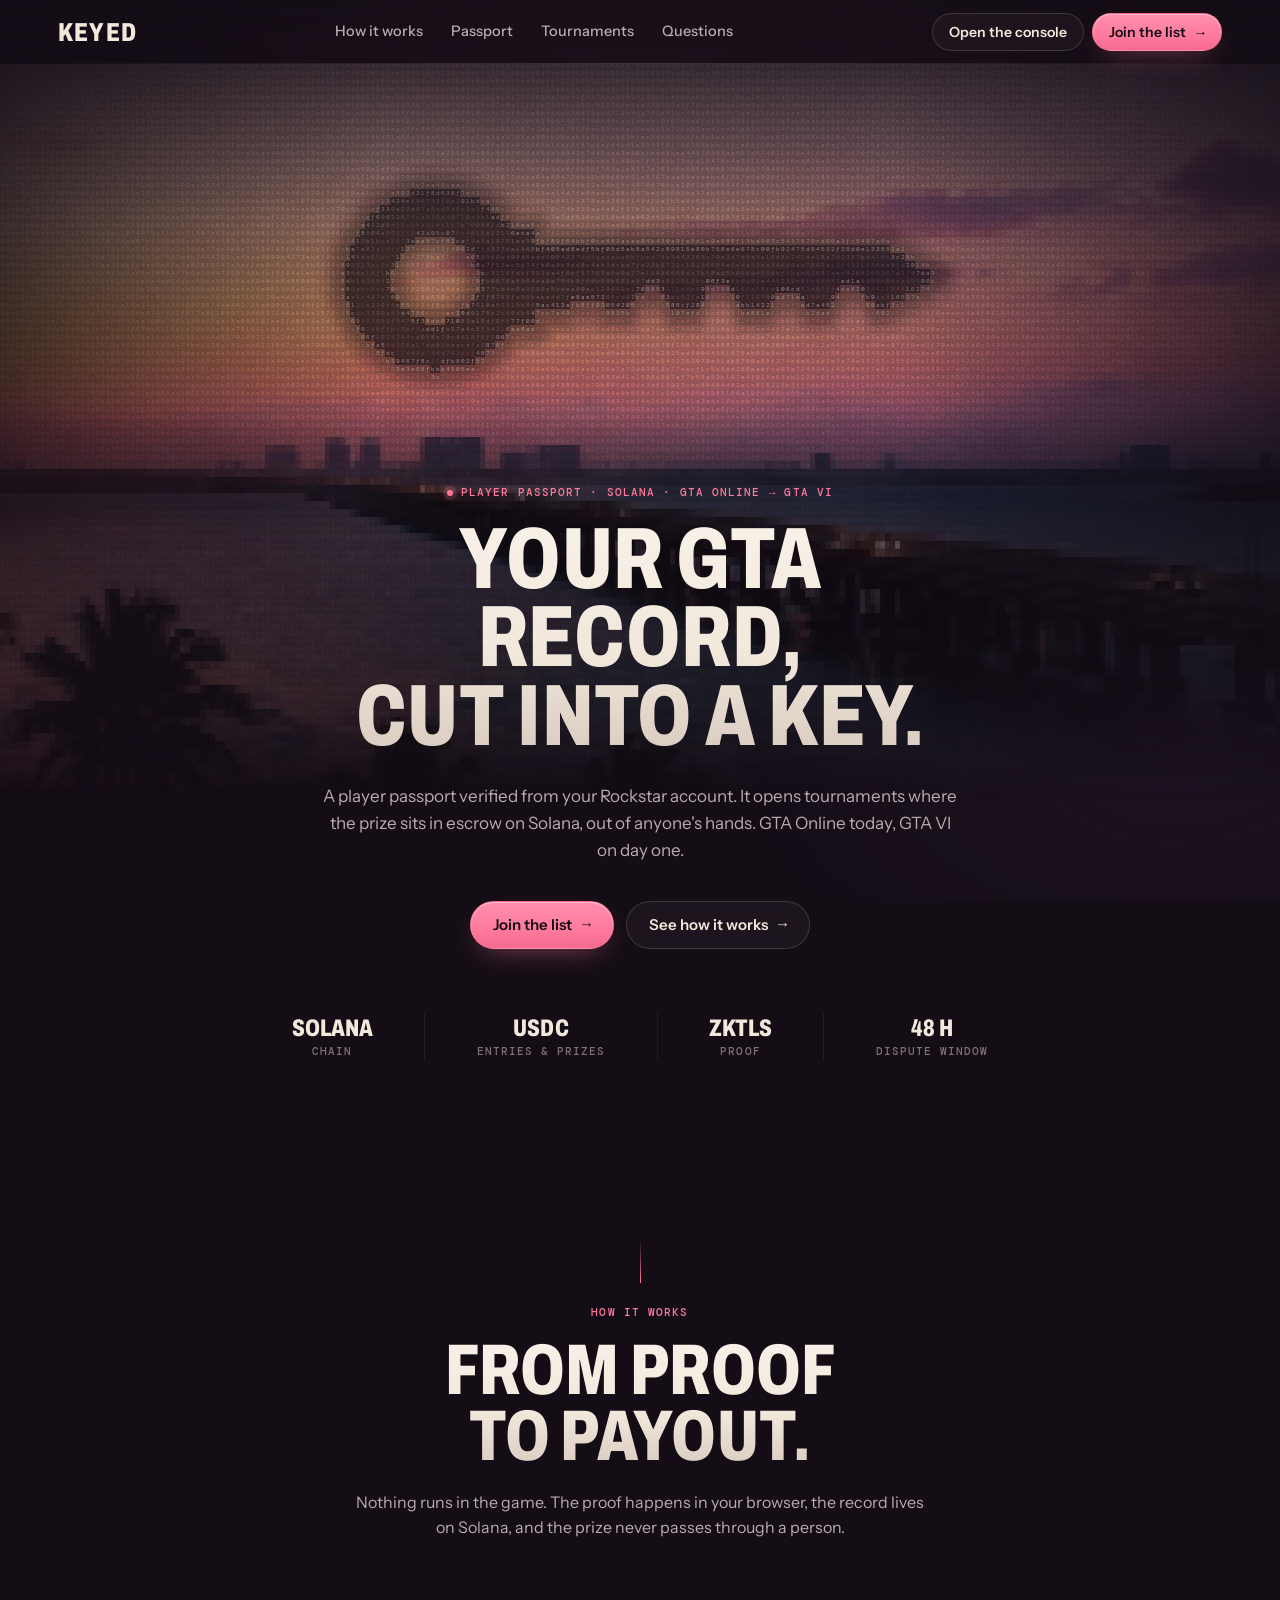
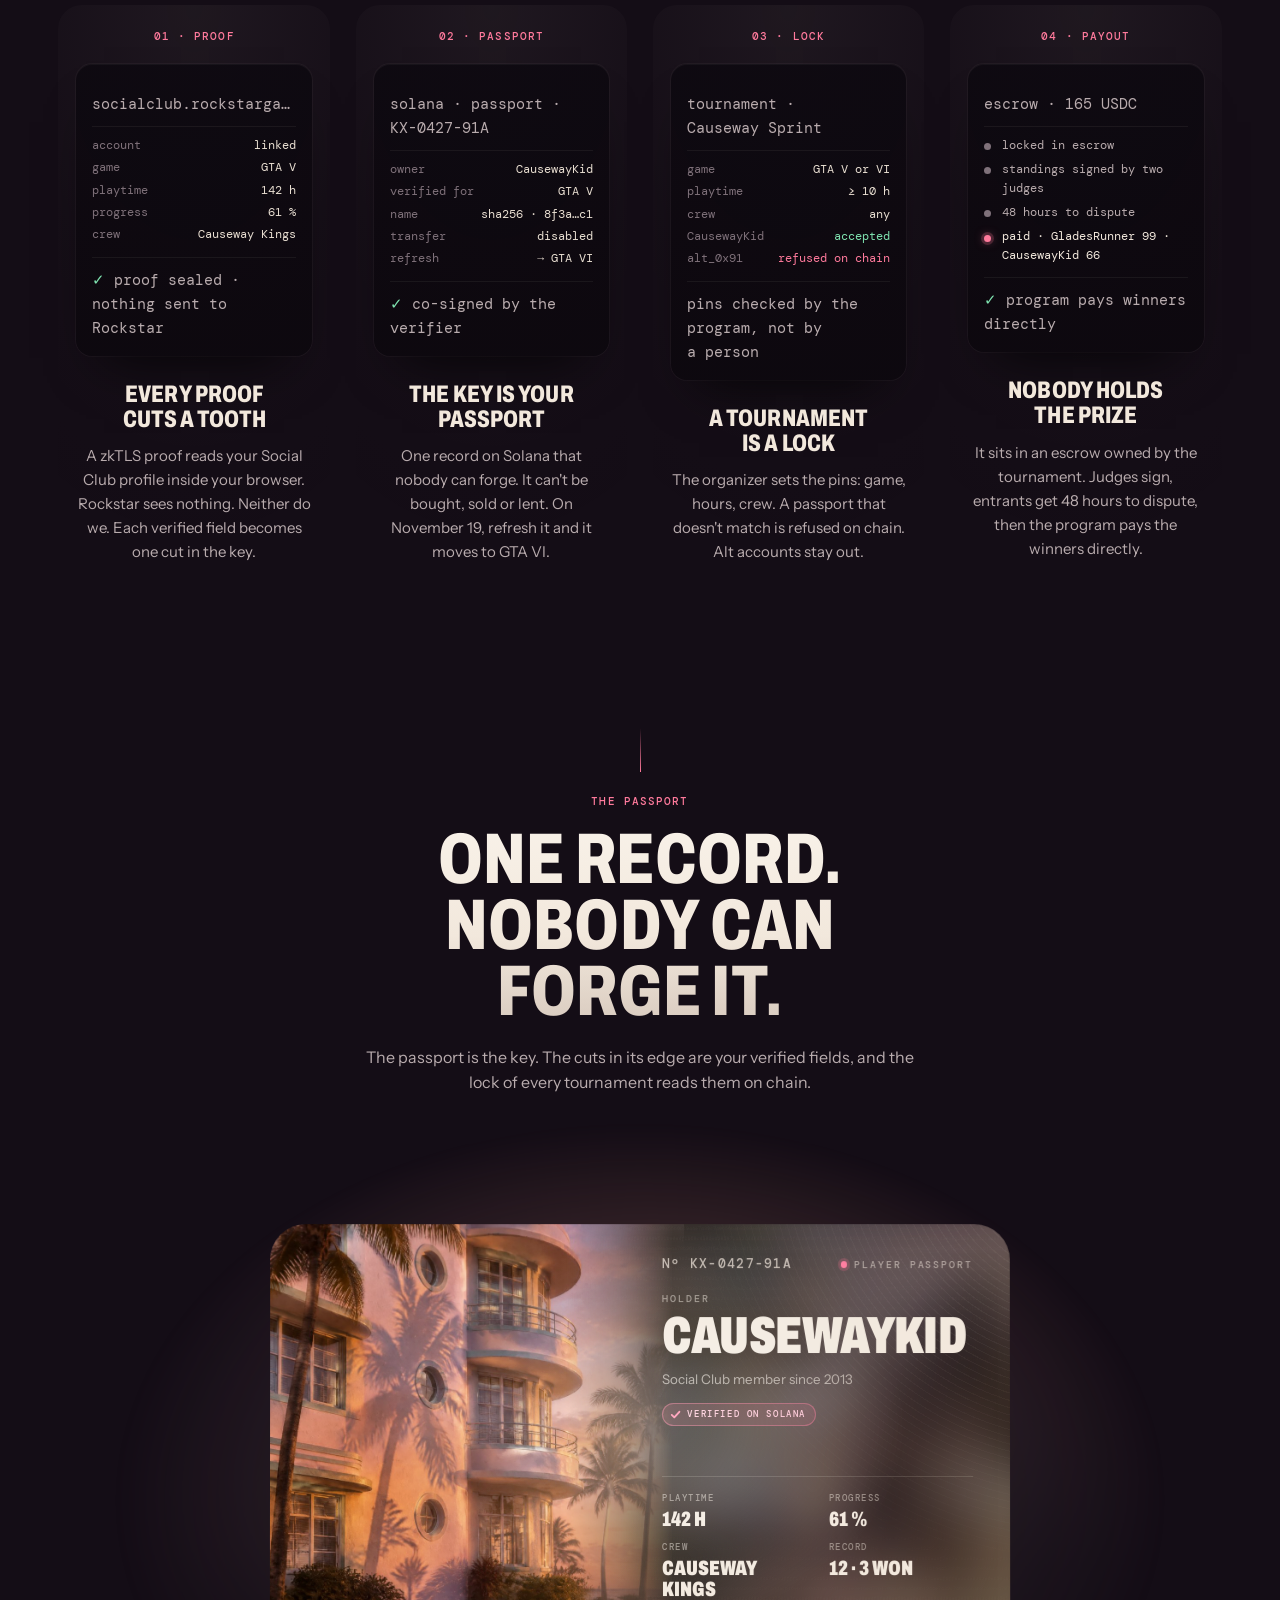
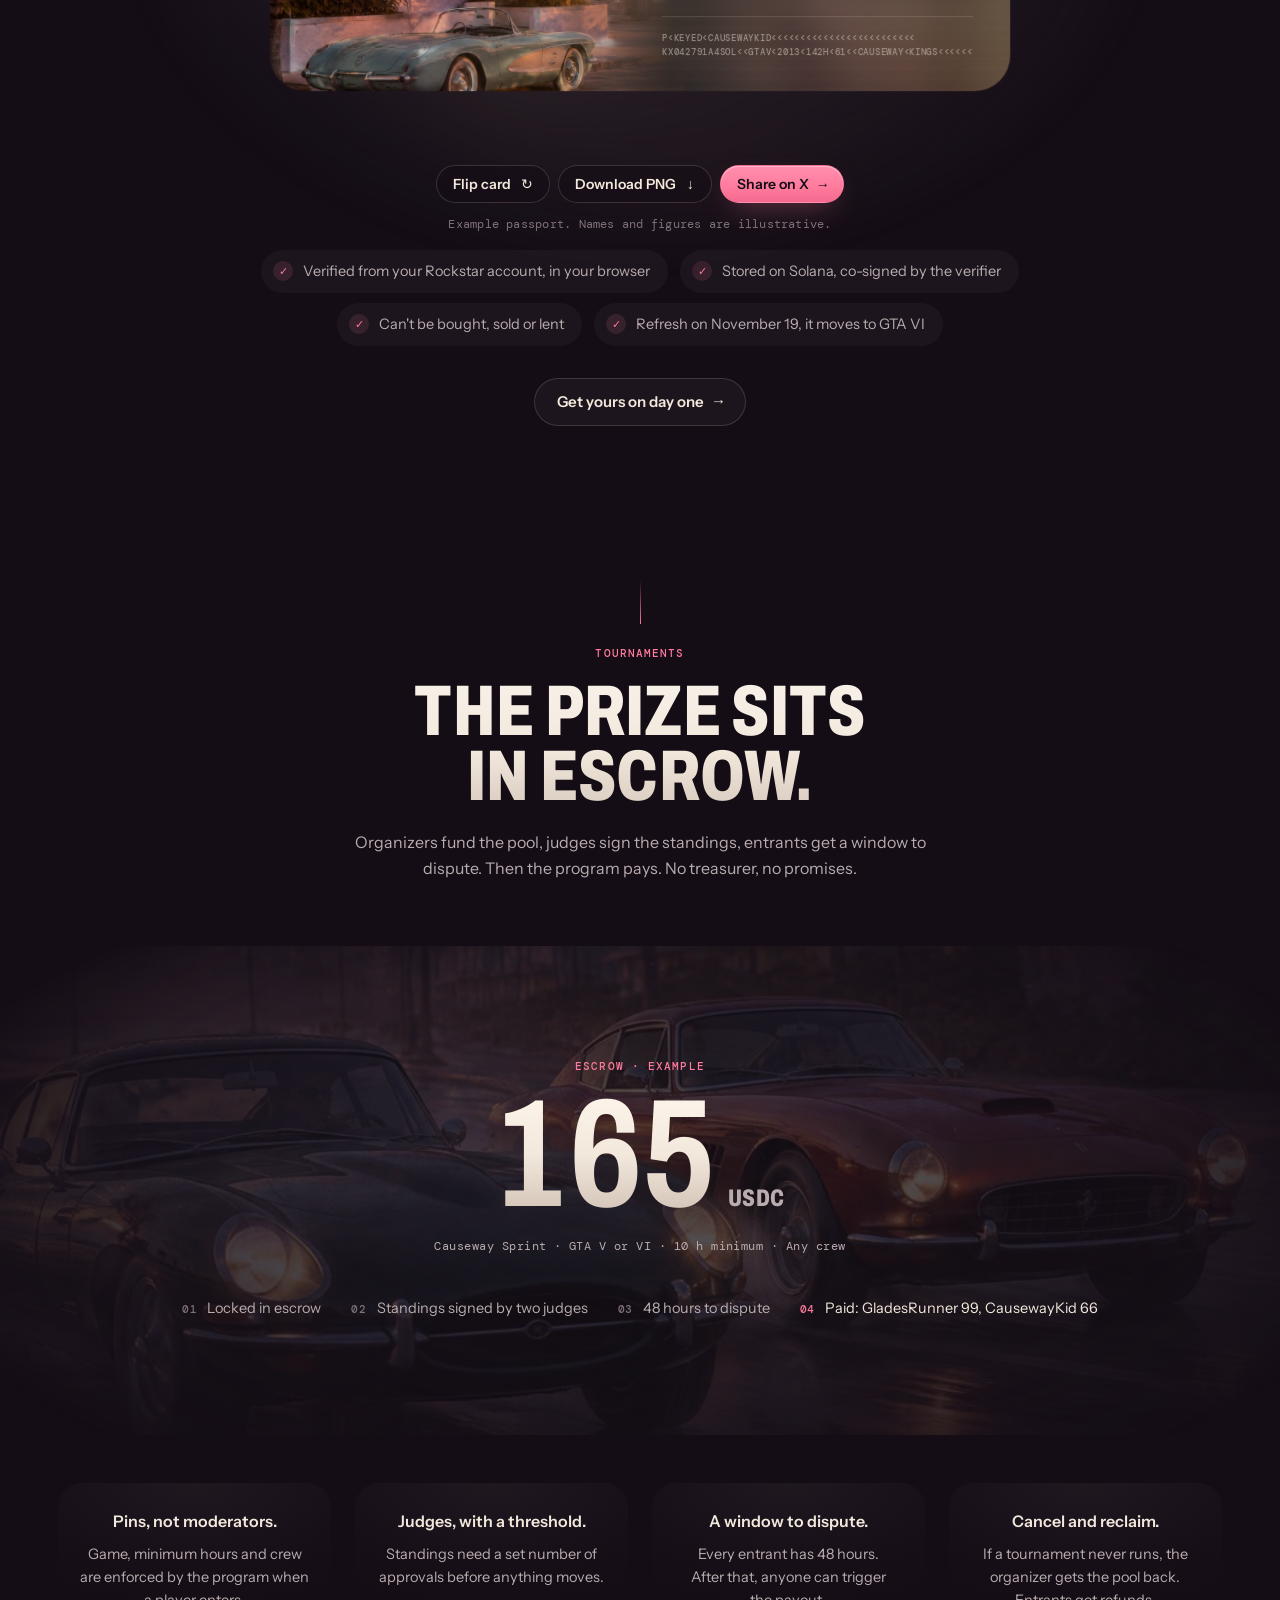
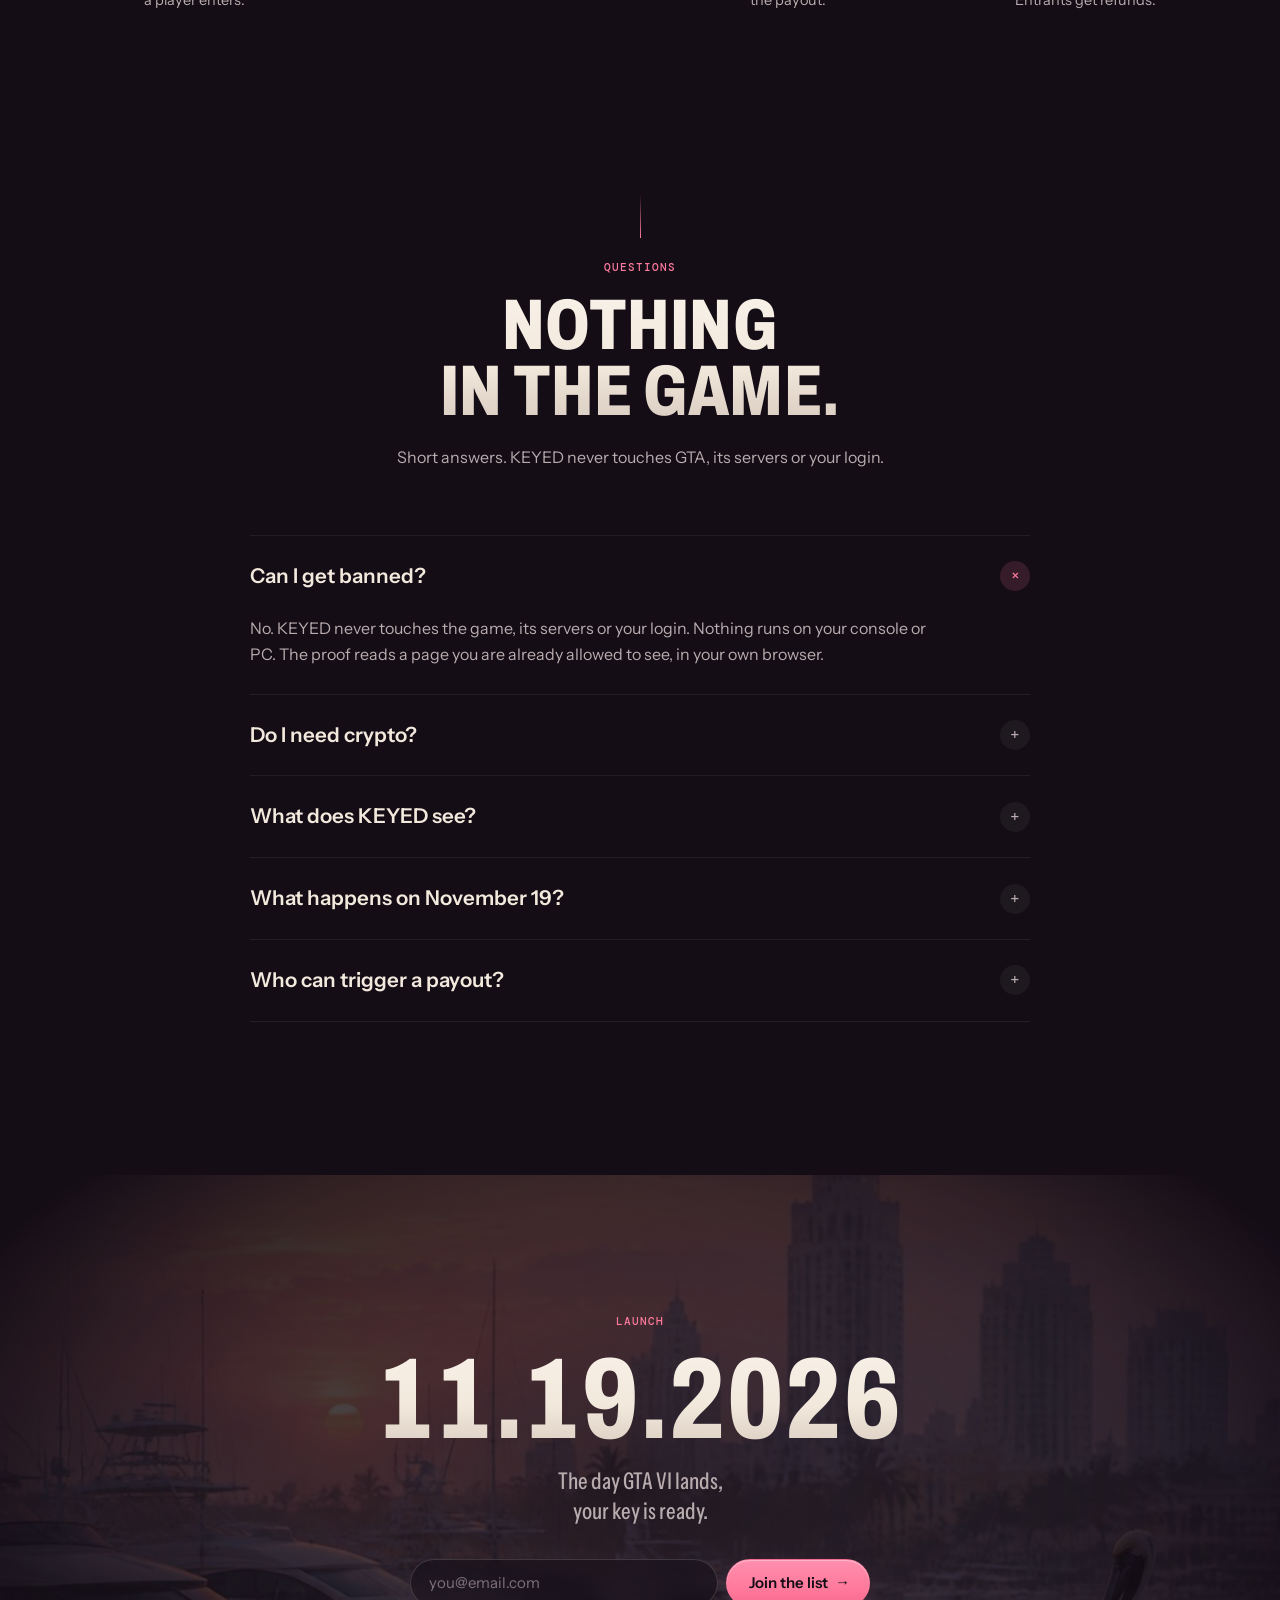
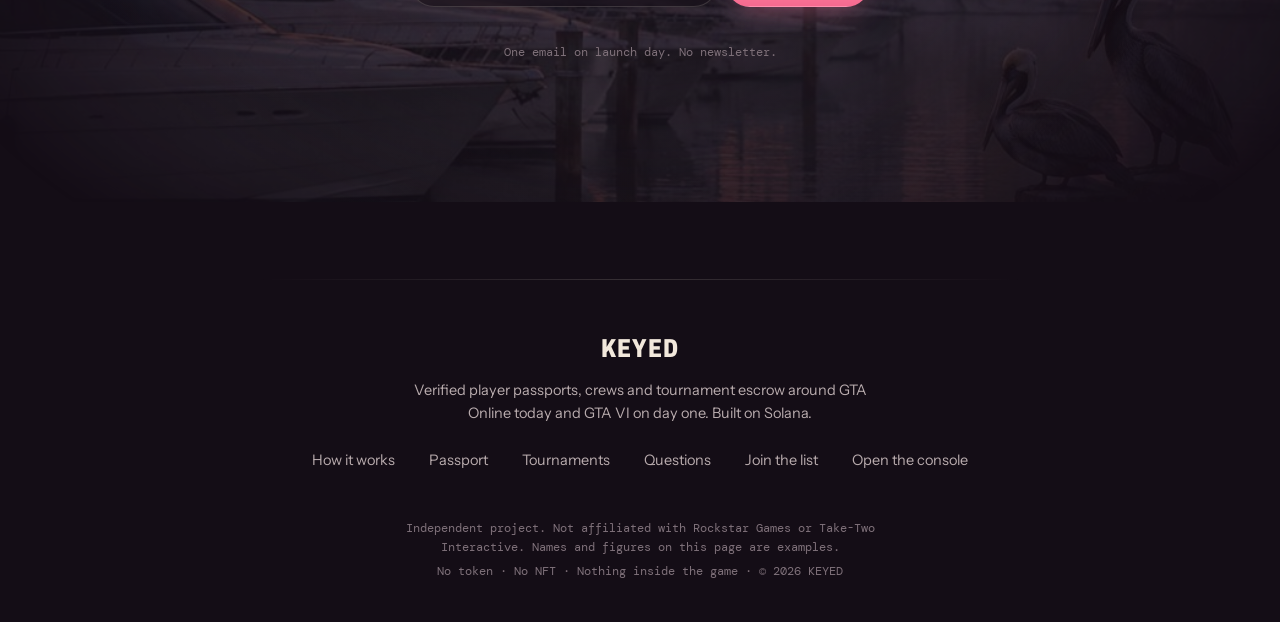
<file: index.html>
<!doctype html>
<html lang="en">
<head>
<meta charset="utf-8">
<meta name="viewport" content="width=device-width, initial-scale=1">
<title>KEYED — Verified player passports and escrowed tournaments for GTA</title>
<meta name="description" content="A player passport verified from your Rockstar account, and tournaments where the prize sits in escrow on Solana. GTA Online today, GTA VI on day one. No token, no NFT.">
<meta name="theme-color" content="#140d16">
<meta property="og:type" content="website">
<meta property="og:url" content="https://dwisok.github.io/keyed-web/">
<meta property="og:title" content="KEYED — Your GTA record, cut into a key">
<meta property="og:description" content="A player passport verified from your Rockstar account. Tournaments with the prize in escrow on Solana. GTA VI, day one. No token, no NFT.">
<meta property="og:image" content="https://dwisok.github.io/keyed-web/assets/passport-share.png">
<meta name="twitter:card" content="summary_large_image">
<meta name="twitter:image" content="https://dwisok.github.io/keyed-web/assets/passport-share.png">
<link rel="preconnect" href="https://fonts.googleapis.com">
<link rel="preconnect" href="https://fonts.gstatic.com" crossorigin>
<link href="https://fonts.googleapis.com/css2?family=Archivo:wdth,wght@62..100,400..900&family=Instrument+Sans:wght@400;500;600&family=DM+Mono:wght@400;500&display=swap" rel="stylesheet">
<link rel="stylesheet" href="styles.css">
</head>
<body>

<header class="top" id="top">
  <div class="wrap top__in">
    <a class="top__mark" href="#hero">KEYED</a>
    <nav class="top__nav" aria-label="Sections">
      <a href="#how">How it works</a>
      <a href="#passport">Passport</a>
      <a href="#tournaments">Tournaments</a>
      <a href="#questions">Questions</a>
    </nav>
    <div class="top__cta">
      <a class="btn btn--ghost btn--sm" id="appLink" href="http://localhost:5173/" rel="noopener">Open the console</a>
      <a class="btn btn--primary btn--sm top__join" href="#join">Join the list <span class="btn__arrow" aria-hidden="true">→</span></a>
    </div>
  </div>
</header>

<main>

  <!-- ====================== HERO: the key hangs above, the words sit below ====================== -->
  <section class="hero" id="hero">
    <canvas id="key" class="hero__key" aria-hidden="true"></canvas>
    <div class="hero__veil" aria-hidden="true"></div>

    <div class="wrap hero__in">
      <p class="eyebrow"><span class="dot" aria-hidden="true"></span>Player passport · Solana · GTA Online → GTA VI</p>
      <h1>Your GTA record,<br>cut into a key.</h1>
      <p class="lead">A player passport verified from your Rockstar account. It opens tournaments where the prize sits in escrow on Solana, out of anyone's hands. GTA Online today, GTA VI on day one.</p>
      <div class="hero__cta">
        <a class="btn btn--primary" href="#join">Join the list <span class="btn__arrow" aria-hidden="true">→</span></a>
        <a class="btn btn--ghost" href="#how">See how it works <span class="btn__arrow" aria-hidden="true">→</span></a>
      </div>
    </div>

    <ul class="wrap ticks" aria-label="Key facts">
      <li><b>Solana</b><span>chain</span></li>
      <li><b>USDC</b><span>entries &amp; prizes</span></li>
      <li><b>zkTLS</b><span>proof</span></li>
      <li><b>48 h</b><span>dispute window</span></li>
    </ul>
  </section>

  <!-- ====================== HOW IT WORKS ====================== -->
  <section class="wrap section" id="how">
    <header class="section__head">
      <p class="eyebrow">How it works</p>
      <h2>From proof<br>to payout.</h2>
      <p class="section__sub">Nothing runs in the game. The proof happens in your browser, the record lives on Solana, and the prize never passes through a person.</p>
    </header>

    <ol class="steps">
      <li class="step reveal">
        <span class="step__n">01 · Proof</span>
        <div class="screen">
          <p class="screen__path">socialclub.rockstargames.com</p>
          <dl class="screen__rows">
            <div><dt>account</dt><dd>linked</dd></div>
            <div><dt>game</dt><dd>GTA V</dd></div>
            <div><dt>playtime</dt><dd>142 h</dd></div>
            <div><dt>progress</dt><dd>61 %</dd></div>
            <div><dt>crew</dt><dd>Causeway Kings</dd></div>
          </dl>
          <p class="screen__foot"><span class="ok">✓</span> proof sealed · nothing sent to Rockstar</p>
        </div>
        <h3>Every proof cuts a tooth</h3>
        <p>A zkTLS proof reads your Social Club profile inside your browser. Rockstar sees nothing. Neither do we. Each verified field becomes one cut in the key.</p>
      </li>

      <li class="step reveal">
        <span class="step__n">02 · Passport</span>
        <div class="screen">
          <p class="screen__path">solana · passport · KX-0427-91A</p>
          <dl class="screen__rows">
            <div><dt>owner</dt><dd>CausewayKid</dd></div>
            <div><dt>verified for</dt><dd>GTA V</dd></div>
            <div><dt>name</dt><dd>sha256 · 8f3a…c1</dd></div>
            <div><dt>transfer</dt><dd>disabled</dd></div>
            <div><dt>refresh</dt><dd>→ GTA VI</dd></div>
          </dl>
          <p class="screen__foot"><span class="ok">✓</span> co-signed by the verifier</p>
        </div>
        <h3>The key is your passport</h3>
        <p>One record on Solana that nobody can forge. It can't be bought, sold or lent. On November 19, refresh it and it moves to GTA VI.</p>
      </li>

      <li class="step reveal">
        <span class="step__n">03 · Lock</span>
        <div class="screen">
          <p class="screen__path">tournament · Causeway Sprint</p>
          <dl class="screen__rows">
            <div><dt>game</dt><dd>GTA V or VI</dd></div>
            <div><dt>playtime</dt><dd>≥ 10 h</dd></div>
            <div><dt>crew</dt><dd>any</dd></div>
            <div><dt>CausewayKid</dt><dd class="ok">accepted</dd></div>
            <div><dt>alt_0x91</dt><dd class="no">refused on chain</dd></div>
          </dl>
          <p class="screen__foot">pins checked by the program, not by a person</p>
        </div>
        <h3>A tournament is a lock</h3>
        <p>The organizer sets the pins: game, hours, crew. A passport that doesn't match is refused on chain. Alt accounts stay out.</p>
      </li>

      <li class="step reveal">
        <span class="step__n">04 · Payout</span>
        <div class="screen">
          <p class="screen__path">escrow · 165 USDC</p>
          <ol class="screen__steps">
            <li class="is-done">locked in escrow</li>
            <li class="is-done">standings signed by two judges</li>
            <li class="is-done">48 hours to dispute</li>
            <li class="is-on">paid · GladesRunner 99 · CausewayKid 66</li>
          </ol>
          <p class="screen__foot"><span class="ok">✓</span> program pays winners directly</p>
        </div>
        <h3>Nobody holds the prize</h3>
        <p>It sits in an escrow owned by the tournament. Judges sign, entrants get 48 hours to dispute, then the program pays the winners directly.</p>
      </li>
    </ol>
  </section>

  <!-- ====================== PASSPORT ====================== -->
  <section class="section" id="passport">
    <header class="wrap section__head">
      <p class="eyebrow">The passport</p>
      <h2>One record.<br>Nobody can forge it.</h2>
      <p class="section__sub">The passport is the key. The cuts in its edge are your verified fields, and the lock of every tournament reads them on chain.</p>
    </header>

    <div class="plate reveal" id="plate">
      <div class="plate__glow" aria-hidden="true"></div>
      <div class="stage3d" id="stage3d">
          <div class="cardwrap" id="cardwrap">
            <span class="card__shadow" id="shadow" aria-hidden="true"></span>
            <article class="card" id="card" aria-label="Example player passport. Click to flip." tabindex="0">

              <!-- ============ FRONT ============ -->
              <div class="face face--front" id="front">
                <!-- the photograph: a Vice City print, with the key cut through it -->
                <div class="photo" aria-hidden="true">
                  <img src="assets/print/hotel.jpg" alt="" width="1045" height="1400">
                  <span class="photo__grain"></span>
                  <span class="photo__shade"></span>
                  <span class="photo__brand" data-text="KEYED">KEYED</span>
                  <span class="photo__foot"><b>GTA V</b><i>Issued 03.11.2026</i></span>
                </div>

                <!-- the paper: cut along the key's record -->
                <div class="paperwrap" aria-hidden="true"><div class="paper" id="paperFront">
                  <span class="paper__glass"><img src="assets/print/hotel.jpg" alt="" width="1045" height="1400"></span>
                  <span class="layer layer--paper"></span>
                  <span class="layer layer--micro"></span>
                  <span class="layer layer--guilloche"></span>
                </div></div>

                <div class="print">
                  <header class="print__head">
                    <span class="print__no">Nº KX-0427-91A</span>
                    <span class="print__doc"><i></i>Player passport</span>
                  </header>
                  <div class="print__who">
                    <p class="print__label">Holder</p>
                    <p class="print__name">CausewayKid</p>
                    <p class="print__meta">Social Club member since 2013</p>
                    <p class="print__ok"><svg viewBox="0 0 16 16" aria-hidden="true"><path d="M2.5 8.5 6.2 12 13.5 4"/></svg>Verified on Solana</p>
                  </div>
                  <dl class="print__fields">
                    <div><dt>Playtime</dt><dd>142 h</dd></div>
                    <div><dt>Progress</dt><dd>61 %</dd></div>
                    <div><dt>Crew</dt><dd>Causeway Kings</dd></div>
                    <div><dt>Record</dt><dd>12 · 3 won</dd></div>
                  </dl>
                  <p class="print__mrz" aria-hidden="true"><span>P&lt;KEYED&lt;CAUSEWAYKID&lt;&lt;&lt;&lt;&lt;&lt;&lt;&lt;&lt;&lt;&lt;&lt;&lt;&lt;&lt;&lt;&lt;&lt;&lt;&lt;&lt;&lt;&lt;&lt;&lt;</span><span>KX042791A4SOL&lt;&lt;GTAV&lt;2013&lt;142H&lt;61&lt;&lt;CAUSEWAY&lt;KINGS&lt;&lt;&lt;&lt;&lt;&lt;&lt;8</span></p>
                </div>


                <span class="layer layer--vignette" aria-hidden="true"></span>
                <span class="layer layer--holo" aria-hidden="true"></span>
                <span class="layer layer--gloss" aria-hidden="true"></span>
                <span class="layer layer--sweep" aria-hidden="true"></span>
              </div>

              <!-- ============ BACK ============ -->
              <div class="face face--back" id="back">
                <div class="photo photo--back" aria-hidden="true">
                  <img src="assets/print/hotel.jpg" alt="" width="1045" height="1400">
                  <span class="photo__grain"></span>
                  <span class="photo__shade"></span>
                </div>
                <div class="paperwrap paperwrap--back" aria-hidden="true"><div class="paper paper--back" id="paperBack">
                  <span class="layer layer--microback"></span>
                </div></div>

                <div class="print print--back">
                  <header class="print__head">
                    <span class="back__brand">KEYED</span>
                    <span class="print__no">Nº KX-0427-91A</span>
                  </header>
                  <div class="back__record" aria-label="Record hash">
                    <p class="print__label">Record · sha256</p>
                    <pre class="back__hex" id="backHex"></pre>
                  </div>
                  <dl class="back__meta">
                    <div><dt>Network</dt><dd>Solana</dd></div>
                    <div><dt>Program</dt><dd>9rnK…zwTX</dd></div>
                    <div><dt>Proof</dt><dd>zkTLS · Social Club</dd></div>
                    <div><dt>Transfer</dt><dd>Disabled</dd></div>
                  </dl>
                  <p class="back__line">No token · No NFT · Nothing in the game</p>
                </div>
                <span class="layer layer--vignette" aria-hidden="true"></span>
                <span class="layer layer--holo layer--holo-back" aria-hidden="true"></span>
                <span class="layer layer--gloss" aria-hidden="true"></span>
              </div>

            </article>
          </div>
      </div>

      <div class="plate__bar">
        <div class="plate__actions">
          <button class="btn btn--ghost btn--sm" type="button" id="flipBtn">Flip card <span class="btn__arrow" aria-hidden="true">↻</span></button>
          <button class="btn btn--ghost btn--sm" type="button" id="dlBtn">Download PNG <span class="btn__arrow" aria-hidden="true">↓</span></button>
          <a class="btn btn--primary btn--sm" id="shareBtn" href="https://twitter.com/intent/tweet?text=My%20GTA%20record%2C%20cut%20into%20a%20key.%20KEYED%20player%20passport%2C%20verified%20on%20Solana.%20GTA%20VI%20day%20one.&amp;url=https%3A%2F%2Fdwisok.github.io%2Fkeyed-web%2F" target="_blank" rel="noopener">Share on X <span class="btn__arrow" aria-hidden="true">→</span></a>
        </div>
        <p class="plate__note">Example passport. Names and figures are illustrative.</p>
      </div>
    </div>

    <ul class="wrap checks reveal">
      <li>Verified from your Rockstar account, in your browser</li>
      <li>Stored on Solana, co-signed by the verifier</li>
      <li>Can't be bought, sold or lent</li>
      <li>Refresh on November 19, it moves to GTA VI</li>
    </ul>
    <p class="center reveal"><a class="btn btn--ghost" href="#join">Get yours on day one <span class="btn__arrow" aria-hidden="true">→</span></a></p>
  </section>

  <!-- ====================== TOURNAMENTS ====================== -->
  <section class="section" id="tournaments">
    <header class="wrap section__head">
      <p class="eyebrow">Tournaments</p>
      <h2>The prize sits<br>in escrow.</h2>
      <p class="section__sub">Organizers fund the pool, judges sign the standings, entrants get a window to dispute. Then the program pays. No treasurer, no promises.</p>
    </header>

    <div class="band reveal" id="vault" aria-label="Example tournament">
      <div class="band__photo" aria-hidden="true"><img src="assets/print/race.jpg" alt="" width="1045" height="1400" loading="lazy"></div>
      <div class="band__in">
        <p class="eyebrow">Escrow · example</p>
        <p class="vault__sum"><b id="sum">165</b> USDC</p>
        <p class="vault__name">Causeway Sprint · GTA V or VI · 10 h minimum · Any crew</p>
        <ol class="vault__steps">
          <li class="is-done"><span>01</span>Locked in escrow</li>
          <li class="is-done"><span>02</span>Standings signed by two judges</li>
          <li class="is-done"><span>03</span>48 hours to dispute</li>
          <li class="is-on"><span>04</span>Paid: GladesRunner 99, CausewayKid 66</li>
        </ol>
      </div>
    </div>

    <ul class="wrap points">
      <li class="reveal"><b>Pins, not moderators.</b>Game, minimum hours and crew are enforced by the program when a player enters.</li>
      <li class="reveal"><b>Judges, with a threshold.</b>Standings need a set number of approvals before anything moves.</li>
      <li class="reveal"><b>A window to dispute.</b>Every entrant has 48 hours. After that, anyone can trigger the payout.</li>
      <li class="reveal"><b>Cancel and reclaim.</b>If a tournament never runs, the organizer gets the pool back. Entrants get refunds.</li>
    </ul>
  </section>

  <!-- ====================== QUESTIONS ====================== -->
  <section class="wrap section" id="questions">
    <header class="section__head">
      <p class="eyebrow">Questions</p>
      <h2>Nothing<br>in the game.</h2>
      <p class="section__sub">Short answers. KEYED never touches GTA, its servers or your login.</p>
    </header>

    <div class="faq reveal">
      <details class="faq__item" open>
        <summary>Can I get banned?<span class="faq__plus" aria-hidden="true">+</span></summary>
        <p>No. KEYED never touches the game, its servers or your login. Nothing runs on your console or PC. The proof reads a page you are already allowed to see, in your own browser.</p>
      </details>
      <details class="faq__item">
        <summary>Do I need crypto?<span class="faq__plus" aria-hidden="true">+</span></summary>
        <p>No token, no NFT. You need a Solana wallet to sign, and USDC for entries and prizes. Phantom and Solflare both work.</p>
      </details>
      <details class="faq__item">
        <summary>What does KEYED see?<span class="faq__plus" aria-hidden="true">+</span></summary>
        <p>Only what a tournament needs: the game, your playtime, your progress and your crew. Your Social Club name is stored as a hash, never in clear.</p>
      </details>
      <details class="faq__item">
        <summary>What happens on November 19?<span class="faq__plus" aria-hidden="true">+</span></summary>
        <p>GTA VI launches. Refresh your passport and it records that its stats were verified against GTA VI. Tournaments can require either game, or both.</p>
      </details>
      <details class="faq__item">
        <summary>Who can trigger a payout?<span class="faq__plus" aria-hidden="true">+</span></summary>
        <p>Anyone, once the judges' approvals are in and the dispute window has closed. The program checks both and pays the winners directly from escrow.</p>
      </details>
    </div>
  </section>

  <!-- ====================== JOIN ====================== -->
  <section class="section join-section" id="join">
    <div class="join-box reveal">
      <div class="wrap join-box__in">
        <p class="eyebrow">Launch</p>
        <p class="date" aria-label="November 19, 2026">11.19.2026</p>
        <h2 class="join-box__title">The day GTA VI lands, <span id="days">your key</span> is ready.</h2>
        <form class="join" id="form" novalidate>
          <label for="email">Email address</label>
          <input id="email" name="email" type="email" autocomplete="email" placeholder="you@email.com" required>
          <button class="btn btn--primary" type="submit">Join the list <span class="btn__arrow" aria-hidden="true">→</span></button>
        </form>
        <p class="join__msg" id="msg" role="status"></p>
        <p class="join__hint">One email on launch day. No newsletter.</p>
      </div>
    </div>
  </section>

</main>

<footer class="foot">
  <div class="wrap foot__in">
    <span class="top__mark">KEYED</span>
    <p class="foot__tag">Verified player passports, crews and tournament escrow around GTA Online today and GTA VI on day one. Built on Solana.</p>
    <nav class="foot__nav" aria-label="Footer">
      <a href="#how">How it works</a>
      <a href="#passport">Passport</a>
      <a href="#tournaments">Tournaments</a>
      <a href="#questions">Questions</a>
      <a href="#join">Join the list</a>
      <a href="http://localhost:5173/" data-app-link rel="noopener">Open the console</a>
      <a id="xLink" href="https://x.com/" rel="noopener" target="_blank" hidden>Follow on X</a>
    </nav>
    <div class="foot__legal">
      <p class="legal">Independent project. Not affiliated with Rockstar Games or Take-Two Interactive. Names and figures on this page are examples.</p>
      <p class="legal">No token · No NFT · Nothing inside the game · © 2026 KEYED</p>
    </div>
  </div>
</footer>

<script src="config.js"></script>
<script src="key.js"></script>
<script src="card.js"></script>
<script src="main.js"></script>
</body>
</html>
</file>
<file: styles.css>
/* KEYED landing — a centred, long-scroll page. Everything sits on one axis; the blocks have no
   borders and melt into the plum. Type: Archivo (condensed, uppercase) for display,
   Instrument Sans for text, DM Mono for labels. */

:root {
  --bg: #140d16;
  --panel: #1a1119;
  --panel-2: #211724;
  --line: rgba(242, 232, 220, 0.07);
  --line-strong: rgba(242, 232, 220, 0.16);
  --ink: #f2e8dc;
  --fog: #b9acae;
  --smoke: #7f717a;
  --accent: #ff7a9c;
  --accent-ink: #140d16;
  --ok: #7fe3b0;
  --stock: #f2e8dc;
  --print: #140d16;
  --print-soft: #5d5058;

  --display: "Archivo", "Arial Narrow", "Helvetica Neue", sans-serif;
  --text: "Instrument Sans", system-ui, -apple-system, sans-serif;
  --mono: "DM Mono", ui-monospace, "SF Mono", Menlo, monospace;

  --wrap: 1240px;
  --gutter: clamp(16px, 3vw, 40px);
  --r: 10px;
  --r-lg: 16px;
  --r-xl: 24px;
  --card-w: 680px;
  --card-h: 429px;
  --card-r: 20px;
  --card-pad: 10px;
  --ease: cubic-bezier(0.2, 0.7, 0.15, 1);
  --ease-soft: cubic-bezier(0.33, 1, 0.68, 1);
  /* a block that melts into the page: a breath of light at the top, nothing at the edges */
  --melt: radial-gradient(120% 100% at 50% 0%, rgba(242, 232, 220, 0.05), rgba(242, 232, 220, 0.012) 55%, rgba(242, 232, 220, 0) 100%);
}

*, *::before, *::after { box-sizing: border-box; }
html { background: var(--bg); color: var(--ink); -webkit-text-size-adjust: 100%; scroll-behavior: smooth; scrollbar-color: var(--line-strong) var(--bg); scrollbar-width: thin; }
body { margin: 0; font: 400 16px / 1.6 var(--text); -webkit-font-smoothing: antialiased; text-rendering: optimizeLegibility; overflow-x: hidden; }
body::before {
  content: ""; position: fixed; inset: 0; z-index: -1; pointer-events: none;
  background:
    radial-gradient(60% 50% at 50% 0%, rgba(255, 122, 156, 0.07), rgba(255, 122, 156, 0) 70%),
    radial-gradient(50% 40% at 8% 60%, rgba(120, 80, 140, 0.12), rgba(120, 80, 140, 0) 70%),
    radial-gradient(50% 40% at 92% 85%, rgba(90, 50, 100, 0.14), rgba(90, 50, 100, 0) 70%);
}
h1, h2, h3, p, ul, ol, dl, dd, figure { margin: 0; padding: 0; }
ul, ol { list-style: none; }
img, svg, canvas { display: block; }
a { color: inherit; text-decoration: none; }
::selection { background: var(--accent); color: var(--accent-ink); }
input { caret-color: var(--accent); }
:focus-visible { outline: 2px solid var(--accent); outline-offset: 3px; border-radius: 6px; }
[id] { scroll-margin-top: 84px; }

.wrap { width: 100%; max-width: var(--wrap); margin: 0 auto; padding-left: var(--gutter); padding-right: var(--gutter); }
.center { text-align: center; }

/* ---------- type ---------- */
h1, h2, h3, .top__mark, .date, .ticks b, .vault__sum {
  font-family: var(--display);
  font-stretch: 74%;
  font-weight: 800;
  text-transform: uppercase;
  line-height: 0.92;
  letter-spacing: 0.004em;
}
h1 { font-size: clamp(52px, 6.8vw, 98px); line-height: 0.9; text-wrap: balance; }
h2 { font-size: clamp(40px, 5.6vw, 78px); line-height: 0.92; text-wrap: balance; }
h3 { font-size: 24px; line-height: 1.05; }
h1, h2, .date { color: transparent; background: linear-gradient(180deg, #f8f1e8 0%, var(--ink) 55%, #d9cbbf 100%); -webkit-background-clip: text; background-clip: text; }
.lead { font-size: clamp(17px, 1.3vw, 20px); color: var(--fog); max-width: 58ch; text-wrap: pretty; }
.section__sub { font-size: clamp(16px, 1.15vw, 18px); color: var(--fog); max-width: 52ch; text-wrap: pretty; }

.eyebrow {
  font: 500 11px / 1 var(--mono);
  text-transform: uppercase;
  letter-spacing: 0.1em;
  color: var(--accent);
  display: inline-flex; align-items: center; gap: 8px;
}
.eyebrow .dot { width: 6px; height: 6px; border-radius: 50%; background: var(--accent); box-shadow: 0 0 0 4px rgba(255, 122, 156, 0.16), 0 0 14px rgba(255, 122, 156, 0.45); }

/* ---------- buttons ---------- */
.btn {
  display: inline-flex; align-items: center; gap: 10px; height: 48px; padding: 0 22px;
  border-radius: 999px; border: 1px solid transparent;
  font: 600 15px / 1 var(--text); white-space: nowrap; cursor: pointer;
  transition: background-color 0.35s var(--ease-soft), border-color 0.35s var(--ease-soft), color 0.35s var(--ease-soft), transform 0.45s var(--ease), box-shadow 0.45s var(--ease);
}
.btn:hover { transform: translateY(-1px); }
.btn__arrow { font-family: var(--mono); font-weight: 400; transition: transform 0.45s var(--ease); }
.btn:hover .btn__arrow { transform: translateX(3px); }
.btn--primary { background: linear-gradient(180deg, #ff8fae, var(--accent) 60%, #f56a8f); color: var(--accent-ink); border-color: transparent; box-shadow: 0 10px 28px -12px rgba(255, 122, 156, 0.55), inset 0 1px 0 rgba(255, 255, 255, 0.35); }
.btn--primary:hover { box-shadow: 0 14px 34px -12px rgba(255, 122, 156, 0.7), inset 0 1px 0 rgba(255, 255, 255, 0.45); }
.btn--ghost { background: rgba(242, 232, 220, 0.04); color: var(--ink); border-color: var(--line-strong); -webkit-backdrop-filter: blur(10px); backdrop-filter: blur(10px); }
.btn--ghost:hover { border-color: rgba(242, 232, 220, 0.32); background: rgba(242, 232, 220, 0.08); }
.btn--sm { height: 38px; padding: 0 16px; font-size: 14px; }
.btn:disabled { opacity: 0.6; cursor: progress; }

/* ---------- header ---------- */
.top {
  position: sticky; top: 0; z-index: 50;
  background: linear-gradient(180deg, rgba(20, 13, 22, 0.8), rgba(20, 13, 22, 0.55));
  -webkit-backdrop-filter: blur(18px) saturate(1.2); backdrop-filter: blur(18px) saturate(1.2);
}
.top::after { content: ""; position: absolute; left: 0; right: 0; bottom: 0; height: 1px; background: linear-gradient(90deg, transparent, var(--line-strong), transparent); }
.top__in { display: flex; align-items: center; justify-content: space-between; gap: 24px; height: 64px; }
.top__mark { font-size: 26px; letter-spacing: 0.04em; line-height: 1; }
.top__nav { display: flex; align-items: center; gap: 4px; }
.top__nav a { padding: 8px 12px; border-radius: 999px; font-size: 14.5px; font-weight: 500; color: var(--fog); transition: color 0.35s var(--ease-soft), background-color 0.35s var(--ease-soft); }
.top__nav a:hover { color: var(--ink); background: rgba(242, 232, 220, 0.05); }
.top__cta { display: flex; gap: 8px; align-items: center; }

/* ---------- hero: the key hangs above, the words sit below, all on the centre line ---------- */
.hero { position: relative; overflow: hidden; min-height: calc(100svh - 64px); display: flex; flex-direction: column; justify-content: flex-end; align-items: center; text-align: center; }
.hero__key {
  position: absolute; inset: 0; width: 100%; height: 100%; opacity: 0; filter: blur(0.5px) saturate(0.92); transition: opacity 2.4s var(--ease-soft);
  /* the picture dissolves into the page itself, so there is no edge where the hero ends */
  -webkit-mask-image: linear-gradient(180deg, #000 34%, rgba(0, 0, 0, 0.5) 54%, transparent 72%); mask-image: linear-gradient(180deg, #000 34%, rgba(0, 0, 0, 0.5) 54%, transparent 72%);
}
.has-key .hero__key { opacity: 1; }
.hero__veil {
  position: absolute; inset: 0; pointer-events: none;
  -webkit-mask-image: linear-gradient(180deg, #000 44%, transparent 72%); mask-image: linear-gradient(180deg, #000 44%, transparent 72%);
  background:
    linear-gradient(90deg, rgba(20, 13, 22, 0.75) 0%, rgba(20, 13, 22, 0.1) 30%, rgba(20, 13, 22, 0.1) 70%, rgba(20, 13, 22, 0.75) 100%),
    linear-gradient(180deg, rgba(20, 13, 22, 0.8) 0%, rgba(20, 13, 22, 0.3) 16%, rgba(20, 13, 22, 0.12) 34%, rgba(20, 13, 22, 0.6) 54%, rgba(20, 13, 22, 0) 72%);
}
.hero__in { position: relative; z-index: 1; display: flex; flex-direction: column; align-items: center; padding-top: 47svh; padding-bottom: 8px; }
.hero__in > * + * { margin-top: 28px; }
.hero__in h1 { margin-top: 22px; max-width: 14ch; }
.hero__cta { display: flex; flex-wrap: wrap; justify-content: center; gap: 12px; margin-top: 36px; }

/* four quiet facts under the hero, divided by hairlines, no boxes */
.ticks { position: relative; z-index: 1; display: flex; justify-content: center; flex-wrap: wrap; padding: 56px 0 24px; }
.ticks li { padding: 4px clamp(20px, 4vw, 52px); text-align: center; display: grid; gap: 8px; }
.ticks li + li { border-left: 1px solid var(--line); }
.ticks b { font-size: 24px; }
.ticks span { font: 500 10.5px / 1 var(--mono); text-transform: uppercase; letter-spacing: 0.1em; color: var(--smoke); }

/* ---------- sections ---------- */
.section { padding-top: clamp(96px, 12vw, 180px); }
.section__head { display: grid; justify-items: center; text-align: center; gap: 20px; margin-bottom: clamp(40px, 5vw, 68px); }
.section__head::before { content: ""; width: 1px; height: 44px; margin-bottom: 4px; background: linear-gradient(180deg, rgba(255, 122, 156, 0), var(--accent)); }
.section__head h2 { max-width: 16ch; }

/* ---------- steps: four columns that fade out of the plum ---------- */
.steps { display: grid; grid-template-columns: repeat(4, minmax(0, 1fr)); gap: clamp(14px, 2vw, 28px); }
@supports (grid-template-rows: subgrid) {
  .step { display: grid; grid-row: span 4; grid-template-rows: subgrid; justify-items: center; align-content: start; }
  .step > * { margin-top: 0; }
  .step .screen { margin-top: 22px; }
  .step h3 { margin-top: 26px; }
  .step p { margin-top: 12px; }
}
.step {
  display: flex; flex-direction: column; align-items: center; text-align: center;
  padding: 26px 18px 10px; border-radius: var(--r-xl); background: var(--melt);
  transition: transform 0.7s var(--ease);
}
.step:hover { transform: translateY(-4px); }
.step__n { font: 500 11px / 1 var(--mono); text-transform: uppercase; letter-spacing: 0.1em; color: var(--accent); }
.step h3 { margin-top: 26px; max-width: 14ch; }
.step p { margin-top: 12px; font-size: 15px; color: var(--fog); max-width: 32ch; text-wrap: pretty; }

.screen {
  width: 100%; max-width: 320px; margin: 22px auto 0; aspect-ratio: 1;
  display: flex; flex-direction: column; text-align: left;
  padding: 16px; border-radius: 16px; background: linear-gradient(180deg, rgba(14, 9, 16, 0.9), rgba(12, 8, 14, 0.9));
  font: 400 11.5px / 1.6 var(--mono); color: #e9dfd2;
  box-shadow: 0 30px 50px -28px rgba(0, 0, 0, 0.8), inset 0 1px 0 rgba(255, 255, 255, 0.04), 0 0 0 1px rgba(242, 232, 220, 0.04);
}
.screen__path { color: var(--smoke); padding-bottom: 10px; border-bottom: 1px solid rgba(242, 232, 220, 0.06); white-space: nowrap; overflow: hidden; text-overflow: ellipsis; }
.screen__rows { margin-top: 10px; display: grid; gap: 4px; }
.screen__rows div { display: flex; justify-content: space-between; gap: 12px; }
.screen__rows dt { color: var(--smoke); }
.screen__rows dd { text-align: right; white-space: nowrap; }
.screen__foot { margin-top: auto; padding-top: 10px; border-top: 1px solid rgba(242, 232, 220, 0.06); color: var(--smoke); font-size: 10.5px; }
.screen .ok { color: var(--ok); }
.screen .no { color: var(--accent); }
.screen__steps { margin-top: 10px; display: grid; gap: 6px; }
.screen__steps li { position: relative; padding-left: 18px; color: var(--smoke); }
.screen__steps li::before { content: ""; position: absolute; left: 0; top: 0.55em; width: 7px; height: 7px; border-radius: 50%; background: #332636; }
.screen__steps .is-done { color: #b9acae; }
.screen__steps .is-done::before { background: var(--smoke); }
.screen__steps .is-on { color: var(--ink); }
.screen__steps .is-on::before { background: var(--accent); box-shadow: 0 0 0 3px rgba(255, 122, 156, 0.2), 0 0 10px rgba(255, 122, 156, 0.5); }

/* ---------- passport: the card floats on a glow, no frame ---------- */
.checks { display: flex; flex-wrap: wrap; justify-content: center; gap: 10px 12px; margin: 8px auto 32px; max-width: 980px; }
.checks li {
  display: inline-flex; align-items: center; gap: 10px; padding: 10px 18px 10px 12px; border-radius: 999px;
  background: rgba(242, 232, 220, 0.04); color: var(--fog); font-size: 14.5px;
}
.checks li::before {
  content: "✓"; width: 20px; height: 20px; display: grid; place-items: center; border-radius: 50%;
  background: rgba(255, 122, 156, 0.12); font: 500 11px / 1 var(--mono); color: var(--accent);
}

/* ---------- the passport card: a photograph cut by the key ----------
   Left (or top, on phones): a Vice City print. Right: cream paper that overlaps the print and is
   clipped along the key's record, so the verified fields are literally the cuts in the edge.
   Sizes are container-relative (cqw/cqh of the face) so one layout serves the page and the PNG. */
.plate {
  position: relative; isolation: isolate; overflow: hidden;
  padding: clamp(20px, 3vw, 36px) clamp(16px, 3vw, 36px); border: 1px solid var(--line); border-radius: var(--r-xl);
  background: #110a13; display: grid; gap: 18px; box-shadow: var(--shadow);
}
.plate::before {
  content: ""; position: absolute; inset: -40px; z-index: -2;
  background: url("assets/print/aerial.jpg") center / cover no-repeat;
  filter: blur(34px) saturate(1.1); opacity: 0.36;
}
.plate::after { content: ""; position: absolute; inset: 0; z-index: -1; background: linear-gradient(180deg, rgba(17, 10, 19, 0.55), rgba(17, 10, 19, 0.92)); }
.plate__glow {
  position: absolute; inset: 0; z-index: 0; pointer-events: none;
  background:
    radial-gradient(55% 45% at 50% 40%, rgba(255, 122, 156, 0.18), rgba(255, 122, 156, 0) 70%),
    radial-gradient(70% 28% at 50% 100%, rgba(242, 232, 220, 0.12), rgba(242, 232, 220, 0) 70%);
}
.stage3d { position: relative; z-index: 1; perspective: 1500px; display: grid; place-items: center; padding: clamp(16px, 3vw, 36px) 0 clamp(28px, 4vw, 48px); touch-action: pan-y; }
.cardwrap {
  position: relative; width: var(--card-w); height: var(--card-h); max-width: 100%;
  transform-style: preserve-3d; transform: rotateX(var(--rx, 0deg)) rotateY(var(--ry, 0deg));
  will-change: transform;
}
.card__shadow {
  position: absolute; inset: 0; border-radius: var(--card-r); background: #000; opacity: 0.74; filter: blur(34px);
  transform: translateZ(-90px) translate(var(--sx, 0px), calc(var(--sy, 28px) + 14px)) scale(0.93);
}
.card { position: absolute; inset: 0; transform-style: preserve-3d; transition: transform 1s cubic-bezier(0.2, 0.7, 0.15, 1); cursor: pointer; outline: none; }
.card.is-flipped { transform: rotateY(180deg); }
.card.is-intro { animation: card-in 1.6s cubic-bezier(0.2, 0.7, 0.15, 1) both; }
@keyframes card-in { from { transform: rotateY(-200deg) translateY(40px) translateZ(-120px); opacity: 0; } 40% { opacity: 1; } to { transform: rotateY(0deg) translateY(0) translateZ(0); opacity: 1; } }
.card:focus-visible .face--front { outline: 2px solid var(--accent); outline-offset: -2px; }
.face { position: absolute; inset: 0; border-radius: var(--card-r); backface-visibility: hidden; -webkit-backface-visibility: hidden; container-type: size; overflow: hidden; transform: translateZ(0); background: #1a1119; }
.face--front { color: var(--ink); box-shadow: inset 0 1px 0 rgba(255, 255, 255, 0.26), inset 0 -1px 0 rgba(0, 0, 0, 0.5), inset 1px 0 0 rgba(255, 255, 255, 0.05), inset -1px 0 0 rgba(0, 0, 0, 0.22), inset 0 0 0 1px rgba(242, 232, 220, 0.09), inset 0 0 40px rgba(0, 0, 0, 0.22), 0 1px 2px rgba(0, 0, 0, 0.35), 0 30px 60px -22px rgba(0, 0, 0, 0.75); }
.face--back { transform: rotateY(180deg) translateZ(0); color: var(--ink); background: #150e18; box-shadow: inset 0 1px 0 rgba(242, 232, 220, 0.2), inset 0 -1px 0 rgba(0, 0, 0, 0.55), inset 1px 0 0 rgba(242, 232, 220, 0.05), inset -1px 0 0 rgba(0, 0, 0, 0.25), inset 0 0 0 1px rgba(242, 232, 220, 0.08), inset 0 0 40px rgba(0, 0, 0, 0.25), 0 1px 2px rgba(0, 0, 0, 0.35), 0 30px 60px -22px rgba(0, 0, 0, 0.75); }
/* volume: a lit top edge, a shaded bottom edge, and a soft darkening towards the rounded corners */
.face::after {
  content: ""; position: absolute; inset: 0; border-radius: inherit; pointer-events: none; z-index: 6;
  background: linear-gradient(180deg, rgba(255, 255, 255, 0.11) 0%, rgba(255, 255, 255, 0) 18%, rgba(255, 255, 255, 0) 80%, rgba(0, 0, 0, 0.24) 100%);
}

.layer { position: absolute; inset: 0; pointer-events: none; }
/* The layers that move with the pointer get their own compositing layer, so the paper, its shadow and
   the grain are painted once instead of on every frame of the tilt. */
.layer--holo, .layer--gloss, .layer--sweep, .photo img { will-change: transform; -webkit-backface-visibility: hidden; backface-visibility: hidden; }

/* the photograph */
.photo { position: absolute; inset: 0 auto 0 0; width: 56cqw; overflow: hidden; background: #1a1119; }
.photo img {
  position: absolute; inset: -3% -4%; width: 108%; height: 106%; object-fit: cover; object-position: 48% 42%;
  filter: saturate(0.86) contrast(1.06) brightness(0.98);
  transform: translate(calc((var(--mx, 50) - 50) * -0.06cqw), calc((var(--my, 50) - 50) * -0.04cqw));
}
.photo__grain {
  position: absolute; inset: 0; opacity: 0.5; mix-blend-mode: overlay;
  background-image: url("data:image/svg+xml,%3Csvg xmlns='http://www.w3.org/2000/svg' width='220' height='220'%3E%3Cfilter id='n'%3E%3CfeTurbulence type='fractalNoise' baseFrequency='0.9' numOctaves='2' stitchTiles='stitch'/%3E%3CfeColorMatrix values='0 0 0 0 0.5 0 0 0 0 0.5 0 0 0 0 0.5 0 0 0 0.55 0'/%3E%3C/filter%3E%3Crect width='100%25' height='100%25' filter='url(%23n)'/%3E%3C/svg%3E");
}
.photo__shade {
  position: absolute; inset: 0;
  background:
    linear-gradient(180deg, rgba(20, 13, 22, 0.42), rgba(20, 13, 22, 0) 32%),
    linear-gradient(0deg, rgba(20, 13, 22, 0.62), rgba(20, 13, 22, 0) 46%),
    radial-gradient(120% 90% at 50% 50%, rgba(20, 13, 22, 0) 55%, rgba(20, 13, 22, 0.3) 100%);
}
.photo__brand {
  position: absolute; left: 5cqw; top: 4.6cqw; font: 900 4.6cqw / 1 var(--display); font-stretch: 70%; letter-spacing: 0.1em; text-transform: uppercase; color: var(--ink);
  text-shadow: 0 1px 0 rgba(20, 13, 22, 0.3), 0 6px 18px rgba(20, 13, 22, 0.35);
}
.photo__foot { position: absolute; left: 5cqw; bottom: 5cqw; display: grid; gap: 0.8cqw; color: var(--ink); }
.photo__foot b { font: 900 4.2cqw / 1 var(--display); font-stretch: 70%; text-transform: uppercase; letter-spacing: 0.02em; }
.photo__foot i { font: 500 1.35cqw / 1 var(--mono); letter-spacing: 0.18em; text-transform: uppercase; font-style: normal; opacity: 0.82; }

/* the paper, cut along the record. The wrapper carries the shadow so it follows the clipped edge.
   The shadow is fixed on purpose: a drop-shadow that changes every frame is re-blurred in software
   by WebKit, which took Safari down to a few frames per second. */
.paperwrap { position: absolute; inset: 0 0 0 40cqw; }
/* the paper is glass: the same print shows through it, blurred and dimmed. A real backdrop-filter would
   not survive the PNG export (SVG foreignObject), so the blur is a second copy of the photograph. */
.paper {
  position: absolute; inset: 0; overflow: hidden; background: linear-gradient(165deg, rgba(20, 13, 22, 0.36) 0%, rgba(20, 13, 22, 0.62) 55%, rgba(20, 13, 22, 0.78) 100%);
  /* no edge: the sharp print dissolves into the glass over the first quarter of the paper */
  -webkit-mask-image: linear-gradient(90deg, transparent 0, #000 24%); mask-image: linear-gradient(90deg, transparent 0, #000 24%);
}
.paper::before { content: ""; position: absolute; inset: 0; z-index: 1; pointer-events: none; background: linear-gradient(180deg, rgba(255, 255, 255, 0.09), rgba(255, 255, 255, 0) 22%); }
.paper__glass { position: absolute; inset: 0 0 0 -40cqw; width: 100cqw; height: 100cqh; pointer-events: none; z-index: 0; }
.paper > .layer { z-index: 1; }
.paper__glass img {
  position: absolute; inset: -6%; width: 112%; height: 112%; object-fit: cover; object-position: 48% 42%;
  filter: blur(3.2cqw) saturate(0.5) brightness(0.46);
  /* its own compositing layer, so the blur is rendered once and not on every frame of the tilt */
  will-change: transform; -webkit-backface-visibility: hidden; backface-visibility: hidden;
}
.paper--back { background: linear-gradient(160deg, #241a28 0%, #19111c 55%, #140d16 100%); -webkit-mask-image: linear-gradient(270deg, transparent 0, #000 22%); mask-image: linear-gradient(270deg, transparent 0, #000 22%); }
.paperwrap--back { inset: 0 36cqw 0 0; }

/* materials on the paper */
.layer--paper {
  opacity: 0.55; mix-blend-mode: soft-light;
  background-image: url("data:image/svg+xml,%3Csvg xmlns='http://www.w3.org/2000/svg' width='260' height='260'%3E%3Cfilter id='n'%3E%3CfeTurbulence type='fractalNoise' baseFrequency='0.85' numOctaves='3' stitchTiles='stitch'/%3E%3CfeColorMatrix values='0 0 0 0 0.08 0 0 0 0 0.05 0 0 0 0 0.09 0 0 0 0.16 0'/%3E%3C/filter%3E%3Crect width='100%25' height='100%25' filter='url(%23n)'/%3E%3C/svg%3E");
}
.layer--guilloche {
  opacity: 0.6; mix-blend-mode: normal;
  background: repeating-radial-gradient(circle at 118% -18%, rgba(242, 232, 220, 0) 0 6px, rgba(242, 232, 220, 0.085) 6px 7px);
  -webkit-mask-image: radial-gradient(95% 95% at 100% 0%, #000 20%, transparent 85%); mask-image: radial-gradient(95% 95% at 100% 0%, #000 20%, transparent 85%);
}
.layer--micro { background: var(--micro-back) 0 0 / 240px auto repeat; opacity: 0.26; mix-blend-mode: normal; -webkit-mask-image: linear-gradient(180deg, #000, rgba(0,0,0,0.3) 40%, rgba(0,0,0,0.3) 60%, #000); mask-image: linear-gradient(180deg, #000, rgba(0,0,0,0.3) 40%, rgba(0,0,0,0.3) 60%, #000); }
.layer--microback { background: var(--micro-back) 0 0 / 240px auto repeat; opacity: 0.7; }
.layer--holo {
  opacity: 0.45; mix-blend-mode: screen;
  background: linear-gradient(calc(108deg + var(--ry, 0deg) * 1.6),
    rgba(255, 255, 255, 0) 36%, rgba(255, 107, 143, 0.12) 43%, rgba(255, 211, 107, 0.11) 47%, rgba(127, 227, 176, 0.11) 51%,
    rgba(107, 184, 255, 0.12) 55%, rgba(196, 139, 255, 0.11) 59%, rgba(255, 255, 255, 0) 66%);
  background-size: 260% 260%; background-position: calc(var(--mx, 50) * 1%) calc(var(--my, 50) * 1%);
}
.layer--holo-back { mix-blend-mode: screen; opacity: 0.4; }
.layer--gloss { mix-blend-mode: soft-light; background: radial-gradient(58% 70% at calc(var(--mx, 50) * 1%) calc(var(--my, 40) * 1%), rgba(255, 255, 255, 0.9), rgba(255, 255, 255, 0) 62%); }
.face--back .layer--gloss { mix-blend-mode: screen; opacity: 0.3; }
.layer--sweep {
  mix-blend-mode: screen; opacity: 0.6;
  background: linear-gradient(112deg, rgba(255, 255, 255, 0) 42%, rgba(255, 255, 255, 0.4) 50%, rgba(255, 255, 255, 0) 58%);
  background-size: 300% 100%; animation: sweep 7.5s cubic-bezier(0.4, 0, 0.2, 1) infinite;
}
@keyframes sweep { 0% { background-position: 130% 0; } 55% { background-position: -30% 0; } 100% { background-position: -30% 0; } }
.layer--vignette { mix-blend-mode: multiply; background: radial-gradient(115% 95% at 50% 50%, rgba(20, 13, 22, 0) 62%, rgba(20, 13, 22, 0.14) 100%); }
.face--back .layer--vignette { mix-blend-mode: normal; background: radial-gradient(115% 95% at 50% 50%, rgba(0, 0, 0, 0) 55%, rgba(0, 0, 0, 0.45) 100%); }

/* what is printed on the paper */
.print { position: absolute; top: 0; bottom: 0; left: 53cqw; right: 0; display: flex; flex-direction: column; padding: 4.6cqw 5cqw 4.2cqw 0; }
.print__head { display: flex; justify-content: space-between; align-items: baseline; gap: 2cqw; }
.print__no { font: 500 1.7cqw / 1 var(--mono); letter-spacing: 0.1em; color: rgba(242, 232, 220, 0.72); font-variant-numeric: tabular-nums; }
.print__doc { display: inline-flex; align-items: center; gap: 0.9cqw; font: 500 1.3cqw / 1 var(--mono); letter-spacing: 0.2em; text-transform: uppercase; color: rgba(242, 232, 220, 0.55); }
.print__doc i { width: 0.9cqw; height: 0.9cqw; border-radius: 50%; background: var(--accent); box-shadow: 0 0 0 0.4cqw rgba(255, 107, 143, 0.22); }
.print__who { flex: 1; min-height: 0; padding-top: 3.2cqw; }
.print__label { font: 500 1.3cqw / 1 var(--mono); letter-spacing: 0.2em; text-transform: uppercase; color: rgba(242, 232, 220, 0.5); }
.print__name {
  margin-top: 1.1cqw; font: 900 8.6cqw / 0.9 var(--display); font-stretch: 70%; text-transform: uppercase; letter-spacing: -0.01em; color: var(--ink);
  white-space: nowrap; overflow: hidden;
}
.print__meta { margin-top: 1.4cqw; font-size: 1.8cqw; color: rgba(242, 232, 220, 0.6); }
/* the verification, as a quiet chip instead of a stamp */
.print__ok {
  display: inline-flex; align-items: center; gap: 0.8cqw; margin-top: 1.7cqw; padding: 0.8cqw 1.4cqw 0.8cqw 1.1cqw; border-radius: 999px;
  font: 500 1.2cqw / 1 var(--mono); letter-spacing: 0.18em; text-transform: uppercase; color: #ffc0d0;
  background: rgba(255, 107, 143, 0.12); box-shadow: inset 0 0 0 1px rgba(255, 107, 143, 0.4);
}
.print__ok svg { width: 1.5cqw; height: 1.5cqw; fill: none; stroke: var(--accent); stroke-width: 2.6; stroke-linecap: round; stroke-linejoin: round; }
.print__fields { display: grid; grid-template-columns: repeat(2, minmax(0, 1fr)); gap: 1.7cqw 3cqw; padding: 2.3cqw 0 2.2cqw; border-top: 1px solid rgba(242, 232, 220, 0.14); border-bottom: 1px solid rgba(242, 232, 220, 0.14); }
.print__fields div { min-width: 0; }
.print__fields dt { font: 500 1.15cqw / 1.2 var(--mono); text-transform: uppercase; letter-spacing: 0.18em; color: rgba(242, 232, 220, 0.48); }
.print__fields dd { margin: 0.7cqw 0 0; font: 900 2.8cqw / 1 var(--display); font-stretch: 70%; text-transform: uppercase; color: var(--ink); display: -webkit-box; -webkit-line-clamp: 2; -webkit-box-orient: vertical; overflow: hidden; }
.print__mrz { margin-top: 2cqw; font: 500 1.26cqw / 1.5 var(--mono); letter-spacing: 0.08em; color: rgba(242, 232, 220, 0.48); }
.print__mrz span { display: block; white-space: nowrap; overflow: hidden; }


/* back */
.photo--back { inset: 0 0 0 auto; width: 50cqw; }
.photo--back img { filter: saturate(0.5) contrast(1.05) brightness(0.55); }
.print--back { left: 0; right: 36cqw; padding: 4.6cqw 0 4.2cqw 6cqw; color: var(--ink); }
.back__brand { font: 900 4.6cqw / 1 var(--display); font-stretch: 70%; letter-spacing: 0.1em; text-transform: uppercase; color: var(--ink); }
.print--back .print__no { color: rgba(242, 232, 220, 0.7); }
.back__record { flex: 1; padding-top: 3cqw; }
.print--back .print__label { color: rgba(242, 232, 220, 0.5); }
.back__hex { margin: 1.4cqw 0 0; font: 500 2cqw / 1.6 var(--mono); letter-spacing: 0.1em; color: rgba(242, 232, 220, 0.86); white-space: pre; }
.back__hex b { font-weight: 500; color: var(--accent); }
.back__meta { display: grid; grid-template-columns: repeat(4, auto); justify-content: space-between; gap: 2cqw; padding: 2cqw 0; border-top: 1px solid rgba(242, 232, 220, 0.16); }
.back__meta dt { font: 500 1.2cqw / 1 var(--mono); letter-spacing: 0.16em; text-transform: uppercase; color: rgba(242, 232, 220, 0.5); }
.back__meta dd { margin-top: 0.6cqw; font-size: 1.9cqw; font-weight: 600; color: var(--ink); white-space: nowrap; }
.back__line { margin-top: 1.2cqw; font: 500 1.4cqw / 1 var(--mono); letter-spacing: 0.2em; text-transform: uppercase; color: var(--accent); }

/* tall (phones): the print on top, the cut runs across */
.is-tall .photo { inset: 0 0 auto 0; width: auto; height: 60cqw; }
.is-tall .photo img { object-position: 50% 55%; }
.is-tall .photo__brand { left: 7cqw; top: 6cqw; font-size: 7cqw; }
.is-tall .photo__foot { left: auto; right: 7cqw; top: 6.4cqw; bottom: auto; text-align: right; }
.is-tall .photo__foot b { font-size: 5.2cqw; }
.is-tall .photo__foot i { font-size: 2.2cqw; }
.is-tall .paperwrap { inset: 44cqw 0 0 0; }
.is-tall .paper, .is-tall .paper--back { -webkit-mask-image: linear-gradient(180deg, transparent 0, #000 24%); mask-image: linear-gradient(180deg, transparent 0, #000 24%); }
.is-tall .paper__glass { inset: -44cqw 0 0 0; width: 100cqw; height: 100cqh; }
.is-tall .paper__glass img { object-position: 50% 55%; }
.is-tall .paperwrap--back { inset: 44cqw 0 0 0; }
.is-tall .photo--back { inset: 0 0 auto 0; width: auto; height: 60cqw; }
.is-tall .print { left: 0; top: 50cqw; padding: 7cqw 7cqw 5.5cqw; }
.is-tall .print--back { right: 0; padding: 8cqw 7cqw 5.5cqw; }
.is-tall .print__no { font-size: 2.6cqw; }
.is-tall .print__doc { font-size: 2.1cqw; }
.is-tall .print__doc i { width: 1.4cqw; height: 1.4cqw; }
.is-tall .print__who { padding-top: 3cqw; }
.is-tall .print__label { font-size: 2.2cqw; }
.is-tall .print__name { font-size: 10.5cqw; margin-top: 1.4cqw; }
.is-tall .print__doc { display: none; }
.is-tall .print__fields dd { -webkit-line-clamp: 1; }
.is-tall .print__meta { font-size: 3.1cqw; }
.is-tall .print__ok { font-size: 2cqw; padding: 1cqw 1.9cqw 1cqw 1.5cqw; }
.is-tall .print__meta { margin-top: 1.8cqw; }
.is-tall .print__ok { margin-top: 1.6cqw; gap: 1.2cqw; }
.is-tall .print__ok svg { width: 2.5cqw; height: 2.5cqw; }
.is-tall .print__fields { gap: 2.2cqw 4cqw; padding: 3cqw 0 2.8cqw; }
.is-tall .print__fields dt { font-size: 2.1cqw; }
.is-tall .print__fields dd { font-size: 4.6cqw; margin-top: 1cqw; }
.is-tall .print__mrz { font-size: 2.35cqw; margin-top: 3cqw; }
.is-tall .back__brand { font-size: 7cqw; }
.is-tall .back__hex { font-size: 3cqw; }
.is-tall .back__meta { grid-template-columns: 1fr 1fr; gap: 3cqw; padding: 3cqw 0; }
.is-tall .back__meta dt { font-size: 2.1cqw; }
.is-tall .back__meta dd { font-size: 3.3cqw; }
.is-tall .back__line { font-size: 2.3cqw; margin-top: 2cqw; }

/* stage bar */
.plate__bar { position: relative; z-index: 1; display: flex; justify-content: space-between; align-items: center; gap: 12px 20px; flex-wrap: wrap; }
.plate__note { font: 400 11.5px / 1.4 var(--mono); color: var(--fog); letter-spacing: 0.02em; }
.plate__actions { display: flex; gap: 8px; flex-wrap: wrap; }
.plate__actions .btn--ghost { background: rgba(20, 13, 22, 0.45); }
.plate__actions .btn.is-busy { opacity: 0.6; pointer-events: none; }

/* export frame (used by the PNG download only) */
.export { padding: 56px; background: radial-gradient(60% 55% at 50% 42%, #2a1a2e, #140d16 70%); display: grid; place-items: center; font: 400 16px / 1.55 var(--text); color: var(--ink); -webkit-font-smoothing: antialiased; }
.export .cardwrap { transform: none; }
.export .card__shadow { transform: translateY(26px) scale(0.97); }
.export .card { transition: none; }
.export .layer--sweep { animation: none; background-position: 40% 0; }
.export .layer--micro { opacity: 0.07; }
.export .layer--paper { opacity: 0.35; }


/* the plate, re-dressed: no box, a soft pool of light behind the card */
.plate { width: 100%; padding: clamp(20px, 3vw, 40px) var(--gutter) 8px; border: 0; border-radius: 0; background: transparent; box-shadow: none; display: grid; justify-items: center; gap: 24px; overflow: visible; }
.plate::before {
  inset: -12% 0; opacity: 0.34; filter: blur(70px) saturate(1.1);
  -webkit-mask-image: radial-gradient(55% 60% at 50% 50%, #000 25%, transparent 75%); mask-image: radial-gradient(55% 60% at 50% 50%, #000 25%, transparent 75%);
}
.plate::after { content: none; }
.plate__glow { background: radial-gradient(40% 40% at 50% 46%, rgba(255, 122, 156, 0.16), rgba(255, 122, 156, 0) 70%); }
.stage3d { width: 100%; padding: clamp(10px, 2vw, 28px) 0 clamp(28px, 4vw, 52px); }
.plate__bar { flex-direction: column; align-items: center; gap: 14px; text-align: center; }
.plate__actions { justify-content: center; }
.plate__note { color: var(--smoke); }

/* ---------- tournaments: a photograph that melts into the page, the escrow on top ---------- */
.band { position: relative; isolation: isolate; width: min(100%, 1400px); margin: 0 auto; padding: clamp(72px, 9vw, 130px) var(--gutter); display: grid; place-items: center; text-align: center; }
.band__photo {
  position: absolute; inset: 0; z-index: -1; overflow: hidden;
  -webkit-mask-image: radial-gradient(60% 70% at 50% 50%, #000 20%, transparent 100%); mask-image: radial-gradient(60% 70% at 50% 50%, #000 20%, transparent 100%);
}
.band__photo img { width: 100%; height: 100%; object-fit: cover; object-position: 50% 62%; opacity: 0.5; transform: scale(1.02); transition: transform 2s var(--ease-soft); }
.band:hover .band__photo img { transform: scale(1.06); }
.band__photo::after { content: ""; position: absolute; inset: 0; background: radial-gradient(50% 55% at 50% 50%, rgba(20, 13, 22, 0.55), rgba(20, 13, 22, 0.1) 100%); }
.band__in { display: grid; justify-items: center; gap: 12px; }
.vault__sum { display: flex; align-items: baseline; gap: 12px; font-size: 24px; letter-spacing: 0.02em; color: var(--fog); }
.vault__sum b { font-size: clamp(88px, 12vw, 176px); font-variant-numeric: tabular-nums; color: transparent; background: linear-gradient(180deg, #fff6ec, var(--ink) 50%, #cdbdb0); -webkit-background-clip: text; background-clip: text; }
.vault__name { font: 400 12px / 1.5 var(--mono); letter-spacing: 0.04em; color: var(--fog); }
.vault__steps { margin-top: 30px; display: flex; flex-wrap: wrap; justify-content: center; gap: 10px 30px; }
.vault__steps li { display: flex; gap: 10px; align-items: baseline; color: var(--fog); font-size: 14.5px; }
.vault__steps li span { font: 500 11px / 1 var(--mono); color: var(--smoke); letter-spacing: 0.06em; }
.vault__steps .is-on { color: var(--ink); }
.vault__steps .is-on span { color: var(--accent); }

.points { display: grid; grid-template-columns: repeat(4, minmax(0, 1fr)); gap: clamp(12px, 2vw, 24px); margin-top: clamp(24px, 4vw, 48px); text-align: center; }
.points li { padding: 26px 18px 28px; border-radius: var(--r-xl); background: var(--melt); font-size: 14.5px; color: var(--fog); text-wrap: pretty; }
.points b { display: block; margin-bottom: 8px; font-weight: 600; font-size: 16px; color: var(--ink); }

/* ---------- FAQ ---------- */
.faq { max-width: 780px; margin: 0 auto; border-top: 1px solid var(--line); }
.faq__item { border-bottom: 1px solid var(--line); }
.faq__item summary {
  list-style: none; cursor: pointer; display: flex; align-items: center; justify-content: space-between; gap: 24px;
  padding: 24px 0; font-size: clamp(18px, 1.6vw, 22px); font-weight: 600; transition: color 0.35s var(--ease-soft);
}
.faq__item summary:hover { color: #fff; }
.faq__item summary::-webkit-details-marker { display: none; }
.faq__plus {
  flex: none; width: 30px; height: 30px; display: grid; place-items: center; border-radius: 50%;
  background: rgba(242, 232, 220, 0.05); font: 400 16px / 1 var(--mono); color: var(--fog);
  transition: transform 0.5s var(--ease), color 0.35s var(--ease-soft), background-color 0.35s var(--ease-soft);
}
.faq__item summary:hover .faq__plus { background: rgba(242, 232, 220, 0.09); }
.faq__item[open] .faq__plus { transform: rotate(45deg); color: var(--accent); background: rgba(255, 122, 156, 0.14); }
.faq__item p { padding: 0 0 26px; max-width: 64ch; color: var(--fog); animation: faq-in 0.5s var(--ease) both; }
@keyframes faq-in { from { opacity: 0; transform: translateY(-6px); } to { opacity: 1; transform: none; } }

/* ---------- join: the marina fades in around the date ---------- */
.join-section { padding-bottom: clamp(48px, 6vw, 96px); }
.join-box { position: relative; isolation: isolate; text-align: center; padding: clamp(80px, 11vw, 160px) 0; }
.join-box::before {
  content: ""; position: absolute; inset: 0; z-index: -2;
  background: url("assets/print/marina.jpg") center 40% / cover no-repeat; opacity: 0.5;
  -webkit-mask-image: radial-gradient(60% 75% at 50% 50%, #000 10%, transparent 100%); mask-image: radial-gradient(60% 75% at 50% 50%, #000 10%, transparent 100%);
}
.join-box::after { content: ""; position: absolute; inset: 0; z-index: -1; background: radial-gradient(45% 60% at 50% 50%, rgba(20, 13, 22, 0.7), rgba(20, 13, 22, 0) 100%); }
.join-box__in { display: grid; justify-items: center; }
.date { margin-top: 20px; font-size: clamp(64px, 9vw, 136px); font-variant-numeric: tabular-nums; letter-spacing: 0.01em; }
.join-box__title { margin: 14px auto 0; max-width: 22ch; font-family: var(--text); font-weight: 500; font-size: clamp(18px, 1.8vw, 24px); line-height: 1.3; text-transform: none; letter-spacing: 0; color: var(--fog); background: none; -webkit-background-clip: border-box; background-clip: border-box; }
.join { display: flex; gap: 8px; width: min(100%, 460px); margin: 32px auto 0; }
.join label { position: absolute; width: 1px; height: 1px; overflow: hidden; clip-path: inset(50%); }
.join input {
  flex: 1; min-width: 0; height: 48px; padding: 0 18px; border-radius: 999px;
  border: 1px solid var(--line-strong); background: rgba(20, 13, 22, 0.55); color: var(--ink); -webkit-backdrop-filter: blur(10px); backdrop-filter: blur(10px);
  font: inherit; font-size: 15px; outline: none; transition: border-color 0.35s var(--ease-soft), box-shadow 0.35s var(--ease-soft);
}
.join input::placeholder { color: var(--smoke); opacity: 1; }
.join input:focus { border-color: var(--accent); box-shadow: 0 0 0 4px rgba(255, 122, 156, 0.14); }
.join__msg { min-height: 1.5em; margin-top: 12px; font-size: 14px; color: var(--ink); }
.join__msg.is-error { color: var(--accent); }
.join__hint { margin-top: 4px; font: 400 11.5px / 1.5 var(--mono); color: var(--smoke); }

/* ---------- footer ---------- */
.foot { position: relative; padding: 56px 0 40px; text-align: center; }
.foot::before { content: ""; position: absolute; left: 20%; right: 20%; top: 0; height: 1px; background: linear-gradient(90deg, transparent, var(--line-strong), transparent); }
.foot__in { display: grid; justify-items: center; gap: 18px; }
.foot__tag { max-width: 46ch; font-size: 14.5px; color: var(--fog); text-wrap: pretty; }
.foot__nav { display: flex; flex-wrap: wrap; justify-content: center; gap: 6px 10px; }
.foot__nav a { padding: 6px 12px; border-radius: 999px; font-size: 14.5px; color: var(--fog); transition: color 0.35s var(--ease-soft), background-color 0.35s var(--ease-soft); }
.foot__nav a:hover { color: var(--ink); background: rgba(242, 232, 220, 0.05); }
.foot__legal { margin-top: 24px; display: grid; gap: 6px; justify-items: center; }
.legal { font: 400 11.5px / 1.6 var(--mono); color: var(--smoke); max-width: 72ch; }

/* ---------- reveal ---------- */
.reveal { opacity: 0; transform: translateY(22px); filter: blur(6px); transition: opacity 1s var(--ease-soft), transform 1.2s var(--ease), filter 1s var(--ease-soft); }
.reveal.is-in { opacity: 1; transform: none; filter: none; }
.section__head.reveal { transition-duration: 1.1s, 1.3s, 1.1s; }
.steps .step:nth-child(2), .ticks li:nth-child(2), .points li:nth-child(2) { transition-delay: 0.08s; }
.steps .step:nth-child(3), .ticks li:nth-child(3), .points li:nth-child(3) { transition-delay: 0.16s; }
.steps .step:nth-child(4), .ticks li:nth-child(4), .points li:nth-child(4) { transition-delay: 0.24s; }

/* ---------- responsive ---------- */
@media (max-width: 1100px) {
  .steps { grid-template-columns: repeat(2, minmax(0, 1fr)); }
  .points { grid-template-columns: repeat(2, minmax(0, 1fr)); }
}
@media (max-width: 760px) {
  .top__nav { display: none; }
  .top__cta #appLink { display: none; }
  .hero { min-height: 0; }
  .hero__in { padding-top: 46vh; padding-top: 46svh; }
  .hero__key { filter: saturate(0.9); -webkit-mask-image: linear-gradient(180deg, #000 24svh, rgba(0, 0, 0, 0.5) 38svh, transparent 52svh); mask-image: linear-gradient(180deg, #000 24svh, rgba(0, 0, 0, 0.5) 38svh, transparent 52svh); }
  .hero__veil { -webkit-mask-image: linear-gradient(180deg, #000 30svh, transparent 52svh); mask-image: linear-gradient(180deg, #000 30svh, transparent 52svh); background: radial-gradient(80% 40% at 50% 14%, rgba(20, 13, 22, 0), rgba(20, 13, 22, 0.45) 100%), linear-gradient(180deg, rgba(20, 13, 22, 0.6) 0, rgba(20, 13, 22, 0.28) 12svh, rgba(20, 13, 22, 0.5) 28svh, rgba(20, 13, 22, 0.6) 42svh, rgba(20, 13, 22, 0) 52svh); }
  .hero__in h1 { max-width: none; }
  .ticks { display: grid; grid-template-columns: repeat(2, minmax(0, 1fr)); gap: 18px 0; padding-top: 44px; }
  .ticks li + li { border-left: 0; }
  .ticks li:nth-child(even) { border-left: 1px solid var(--line); }
  .steps { grid-template-columns: minmax(0, 1fr); }
  .step { padding: 22px 14px 8px; }
  .screen { aspect-ratio: auto; max-width: 340px; }
  .screen__foot { margin-top: 14px; }
  .points { grid-template-columns: minmax(0, 1fr); }
  .plate { padding: 12px 12px 4px; }
  .band { padding: 56px var(--gutter); }
  .vault__steps { flex-direction: column; align-items: center; gap: 8px; }
  .join { flex-direction: column; }
  .join .btn { justify-content: center; }
  .eyebrow { font-size: 10px; letter-spacing: 0.08em; }
  .date { font-size: clamp(56px, 16vw, 80px); }
}
@media (max-width: 420px) {
  .ticks b { font-size: 21px; }
  .btn { padding: 0 18px; }
}

@media (prefers-reduced-motion: reduce) {
  html { scroll-behavior: auto; }
  * { transition-duration: 0.01ms !important; animation: none !important; }
  .reveal { opacity: 1; transform: none; filter: none; }
}
</file>
